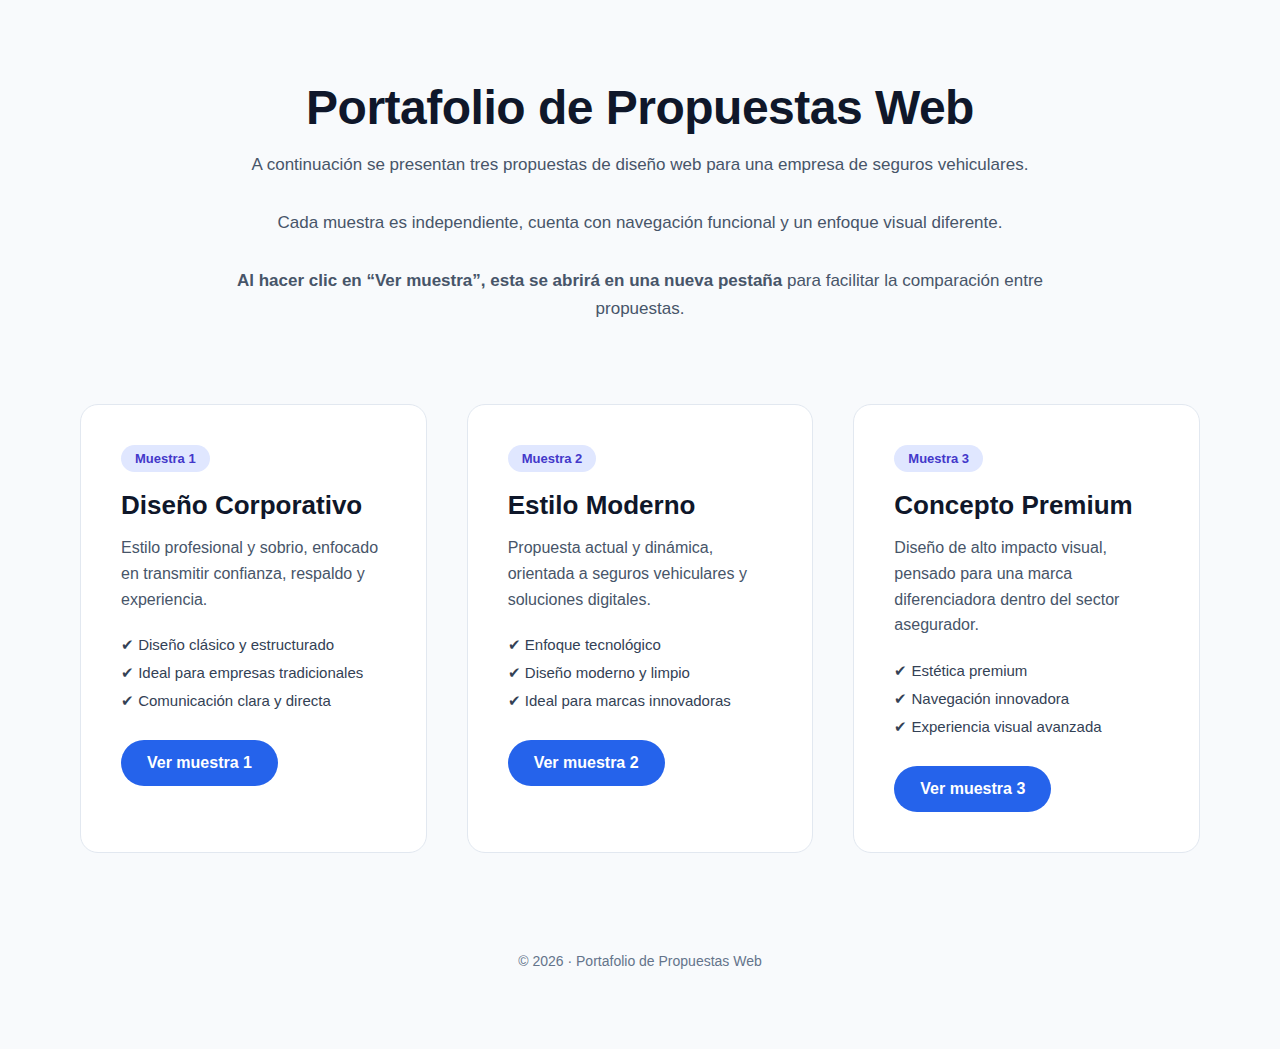
<file: index.html>
<!DOCTYPE html>
<html lang="es">
<head>
  <meta charset="UTF-8">
  <title>Portafolio de Propuestas Web</title>

  <style>
    * {
      margin: 0;
      padding: 0;
      box-sizing: border-box;
      font-family: Inter, Arial, sans-serif;
    }

    body {
      background: #f8fafc;
      color: #0f172a;
    }

    .container {
      max-width: 1200px;
      margin: auto;
      padding: 80px 40px;
    }

    header {
      text-align: center;
      margin-bottom: 80px;
    }

    header h1 {
      font-size: 48px;
      margin-bottom: 16px;
      letter-spacing: -0.5px;
    }

    header p {
      font-size: 17px;
      color: #475569;
      max-width: 820px;
      margin: auto;
      line-height: 1.7;
    }

    .samples {
      display: grid;
      grid-template-columns: repeat(auto-fit, minmax(320px, 1fr));
      gap: 40px;
    }

    .sample-card {
      background: #ffffff;
      border-radius: 18px;
      padding: 40px;
      border: 1px solid #e2e8f0;
      transition: transform 0.3s ease, box-shadow 0.3s ease;
    }

    .sample-card:hover {
      transform: translateY(-8px);
      box-shadow: 0 20px 50px rgba(15, 23, 42, 0.12);
    }

    .sample-card span {
      display: inline-block;
      font-size: 13px;
      font-weight: 600;
      padding: 6px 14px;
      border-radius: 999px;
      margin-bottom: 18px;
      background: #e0e7ff;
      color: #4338ca;
    }

    .sample-card h2 {
      font-size: 26px;
      margin-bottom: 14px;
    }

    .sample-card p {
      font-size: 16px;
      color: #475569;
      line-height: 1.6;
      margin-bottom: 24px;
    }

    .sample-card ul {
      list-style: none;
      margin-bottom: 30px;
    }

    .sample-card ul li {
      font-size: 15px;
      margin-bottom: 10px;
      color: #334155;
    }

    .sample-card a {
      display: inline-block;
      padding: 14px 26px;
      border-radius: 999px;
      text-decoration: none;
      font-weight: 600;
      background: #2563eb;
      color: #ffffff;
      transition: background 0.3s ease;
    }

    .sample-card a:hover {
      background: #1d4ed8;
    }

    footer {
      text-align: center;
      margin-top: 100px;
      font-size: 14px;
      color: #64748b;
    }
  </style>
</head>
<body>

<div class="container">

  <header>
    <h1>Portafolio de Propuestas Web</h1>
    <p>
      A continuación se presentan tres propuestas de diseño web
      para una empresa de seguros vehiculares.
      <br><br>
      Cada muestra es independiente, cuenta con navegación funcional
      y un enfoque visual diferente.
      <br><br>
      <strong>Al hacer clic en “Ver muestra”, esta se abrirá en una nueva pestaña</strong>
      para facilitar la comparación entre propuestas.
    </p>
  </header>

  <section class="samples">

    <!-- MUESTRA 1 -->
    <div class="sample-card">
      <span>Muestra 1</span>
      <h2>Diseño Corporativo</h2>
      <p>
        Estilo profesional y sobrio, enfocado en transmitir
        confianza, respaldo y experiencia.
      </p>

      <ul>
        <li>✔ Diseño clásico y estructurado</li>
        <li>✔ Ideal para empresas tradicionales</li>
        <li>✔ Comunicación clara y directa</li>
      </ul>

      <a href="muestra1/index.html" target="_blank">
        Ver muestra 1
      </a>
    </div>

    <!-- MUESTRA 2 -->
    <div class="sample-card">
      <span>Muestra 2</span>
      <h2>Estilo Moderno</h2>
      <p>
        Propuesta actual y dinámica, orientada a seguros
        vehiculares y soluciones digitales.
      </p>

      <ul>
        <li>✔ Enfoque tecnológico</li>
        <li>✔ Diseño moderno y limpio</li>
        <li>✔ Ideal para marcas innovadoras</li>
      </ul>

      <a href="muestra2/index.html" target="_blank">
        Ver muestra 2
      </a>
    </div>

    <!-- MUESTRA 3 -->
    <div class="sample-card">
      <span>Muestra 3</span>
      <h2>Concepto Premium</h2>
      <p>
        Diseño de alto impacto visual, pensado para una marca
        diferenciadora dentro del sector asegurador.
      </p>

      <ul>
        <li>✔ Estética premium</li>
        <li>✔ Navegación innovadora</li>
        <li>✔ Experiencia visual avanzada</li>
      </ul>

      <a href="muestra3/index.html" target="_blank">
        Ver muestra 3
      </a>
    </div>

  </section>

  <footer>
    © 2026 · Portafolio de Propuestas Web
  </footer>

</div>

</body>
</html>
</file>
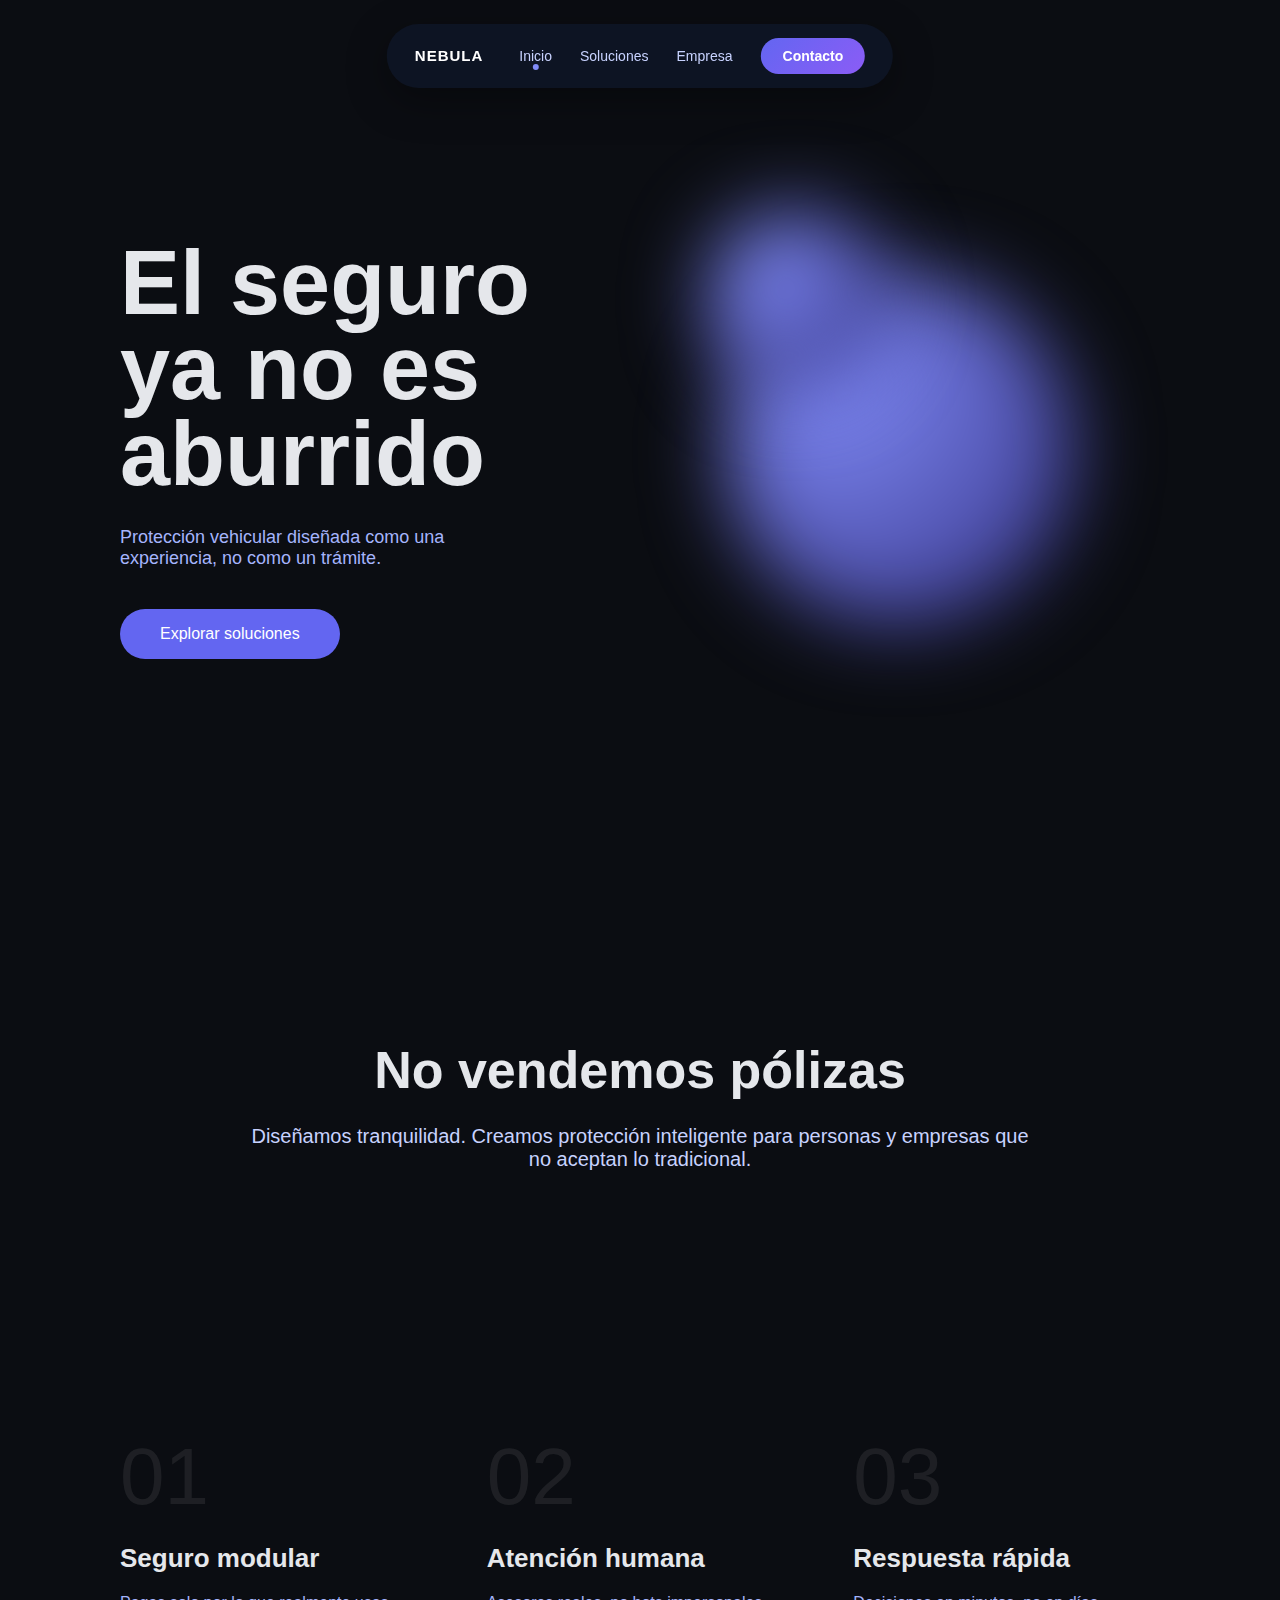
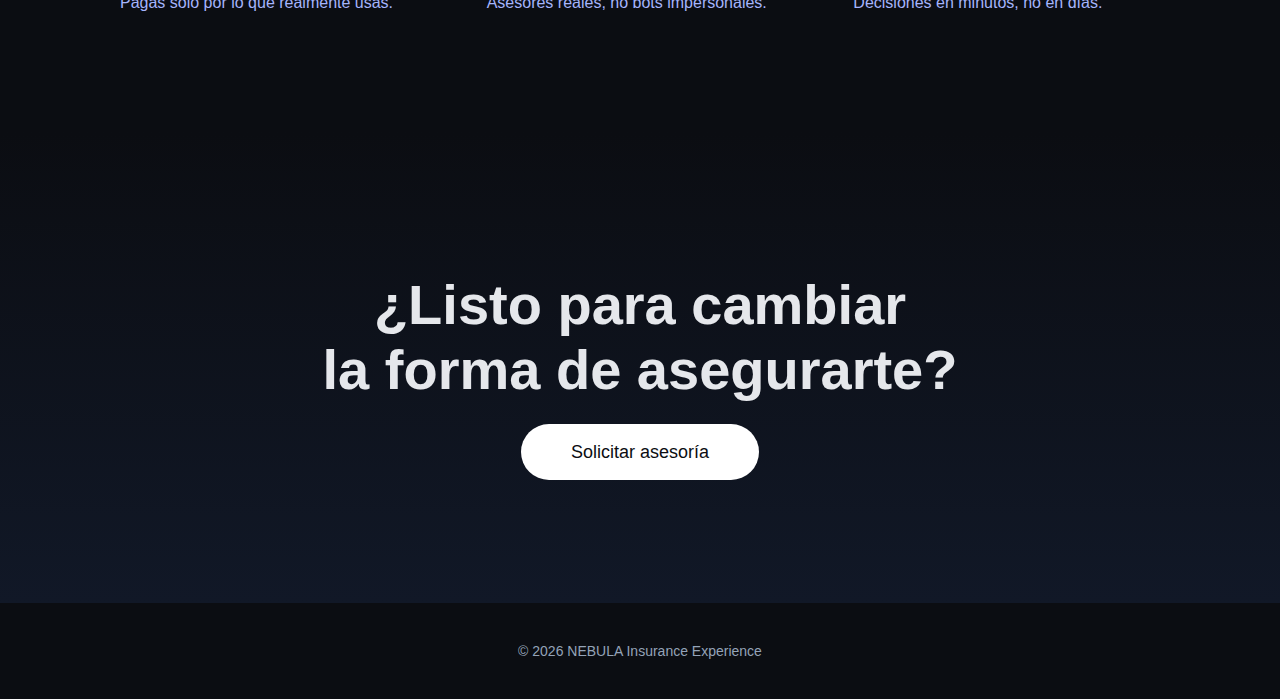
<file: muestra3/index.html>
<!DOCTYPE html>
<html lang="es">
<head>
    <meta charset="UTF-8">
    <title>NEBULA | Insurance Reimagined</title>
    <link rel="stylesheet" href="style.css">
</head>
<body>

<!-- FLOATING MENU -->
<div class="floating-nav">
    <div class="nav-logo">
        <a href="index.html">NEBULA</a>
    </div>

    <div class="nav-links">
        <a href="index.html" class="active">Inicio</a>
        <a href="solutions.html">Soluciones</a>
        <a href="about.html">Empresa</a>
        <a href="contact.html" class="nav-highlight">Contacto</a>
    </div>
</div>


<!-- HERO -->
<section class="hero-neo">
    <div class="hero-text">
        <h1>
            El seguro<br>
            ya no es<br>
            aburrido
        </h1>
        <p>
            Protección vehicular diseñada como una experiencia,
            no como un trámite.
        </p>
        <a href="solutions.html" class="hero-btn">Explorar soluciones</a>
    </div>

    <div class="hero-visual">
        <div class="orb"></div>
        <div class="orb small"></div>
    </div>
</section>

<!-- MANIFEST -->
<section class="manifest">
    <h2>No vendemos pólizas</h2>
    <p>
        Diseñamos tranquilidad. Creamos protección inteligente
        para personas y empresas que no aceptan lo tradicional.
    </p>
</section>

<!-- FEATURES -->
<section class="features-neo">
    <div class="feature">
        <span>01</span>
        <h3>Seguro modular</h3>
        <p>Pagas solo por lo que realmente usas.</p>
    </div>

    <div class="feature">
        <span>02</span>
        <h3>Atención humana</h3>
        <p>Asesores reales, no bots impersonales.</p>
    </div>

    <div class="feature">
        <span>03</span>
        <h3>Respuesta rápida</h3>
        <p>Decisiones en minutos, no en días.</p>
    </div>
</section>

<!-- CTA -->
<section class="cta-neo">
    <h2>
        ¿Listo para cambiar<br>
        la forma de asegurarte?
    </h2>
    <a href="contact.html">Solicitar asesoría</a>
</section>

<footer class="footer-neo">
    © 2026 NEBULA Insurance Experience
</footer>

</body>
</html>
</file>
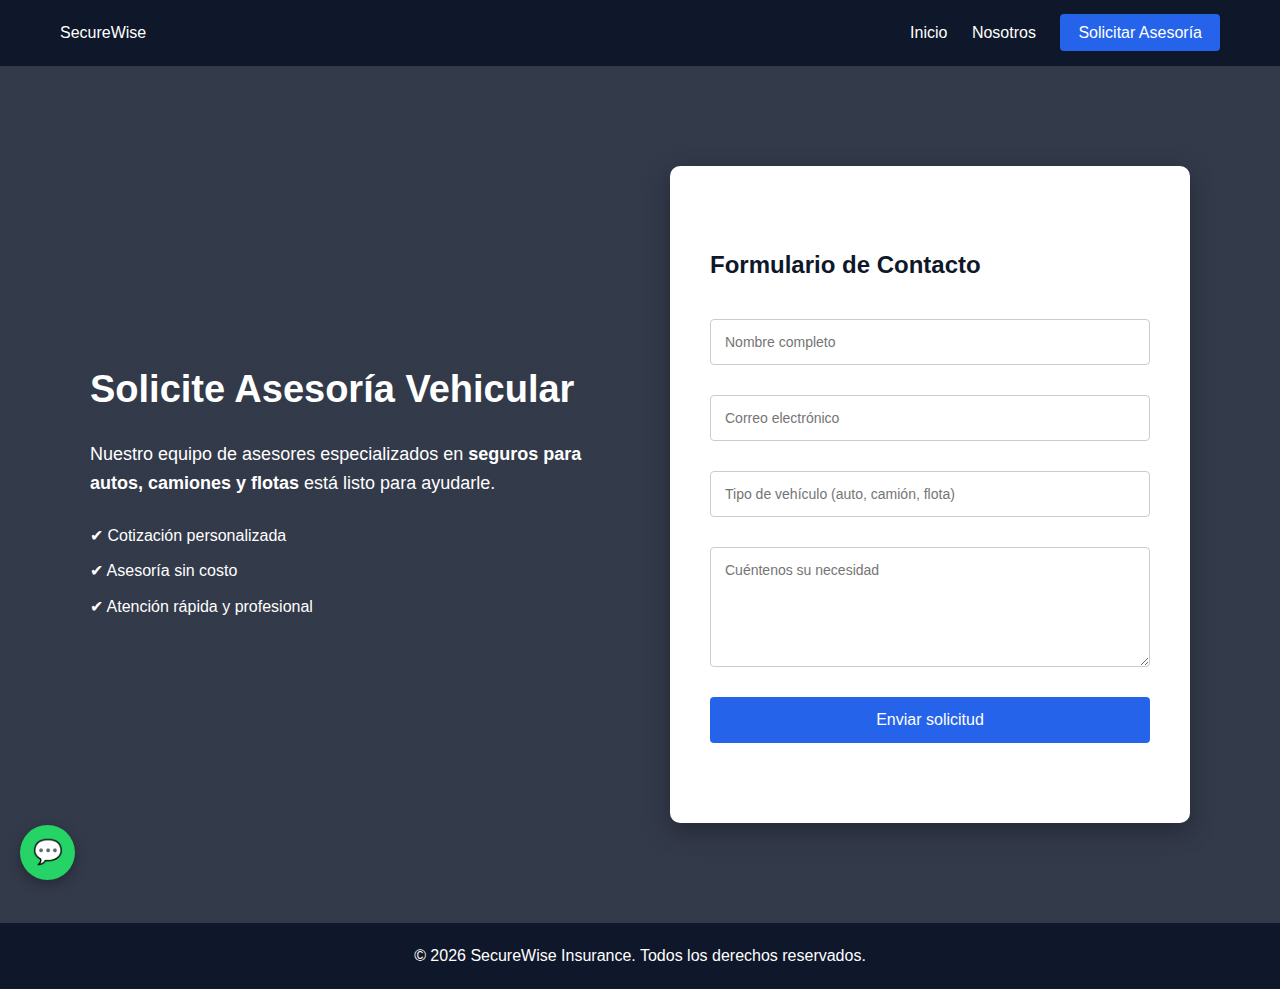
<file: muestra1/contact.html>
<!DOCTYPE html>
<html lang="es">
<head>
    <meta charset="UTF-8">
    <title>SecureWise Insurance | Contacto</title>
    <link rel="stylesheet" href="style.css">
</head>
<body class="contact-page">

<header class="header">
    <div class="logo">SecureWise</div>
    <nav>
        <a href="index.html">Inicio</a>
        <a href="about.html">Nosotros</a>
        <a href="contact.html" class="btn-nav">Solicitar Asesoría</a>
    </nav>
</header>

<!-- CONTACTO -->
<section class="contact-section">
    <div class="contact-container">

        <!-- INFO -->
        <div class="contact-info">
            <h1>Solicite Asesoría Vehicular</h1>
            <p>
                Nuestro equipo de asesores especializados en
                <strong>seguros para autos, camiones y flotas</strong>
                está listo para ayudarle.
            </p>

            <ul>
                <li>✔ Cotización personalizada</li>
                <li>✔ Asesoría sin costo</li>
                <li>✔ Atención rápida y profesional</li>
            </ul>
        </div>

        <!-- FORM -->
        <div class="contact-form-wrapper">
            <form class="contact-form">
                <h2>Formulario de Contacto</h2>

                <input type="text" placeholder="Nombre completo" required>
                <input type="email" placeholder="Correo electrónico" required>
                <input type="text" placeholder="Tipo de vehículo (auto, camión, flota)">
                <textarea placeholder="Cuéntenos su necesidad"></textarea>

                <button type="submit">Enviar solicitud</button>
            </form>
        </div>

    </div>
</section>

<footer class="footer">
    <p>© 2026 SecureWise Insurance. Todos los derechos reservados.</p>
</footer>

<a href="https://wa.me/573001234567" class="whatsapp" target="_blank">💬</a>

</body>
</html>
</file>
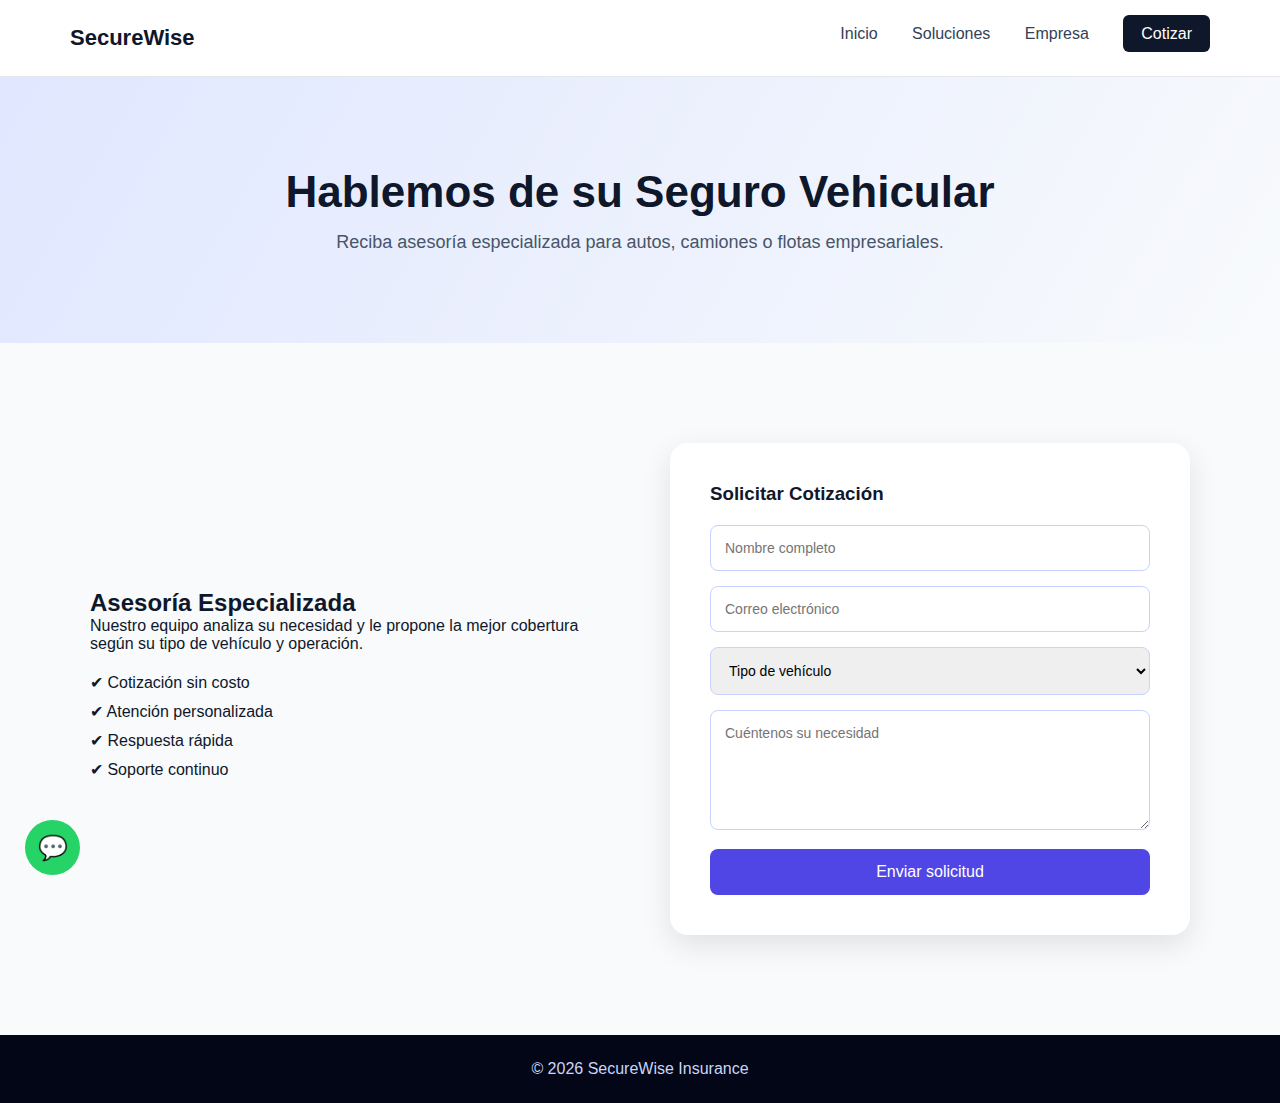
<file: muestra2/contact.html>
<!DOCTYPE html>
<html lang="es">
<head>
    <meta charset="UTF-8">
    <title>SecureWise | Contacto</title>
    <link rel="stylesheet" href="style.css">
</head>
<body>

<header class="header">
    <div class="logo">SecureWise</div>
    <nav>
        <a href="index.html">Inicio</a>
        <a href="solutions.html">Soluciones</a>
        <a href="about.html">Empresa</a>
        <a href="contact.html" class="nav-cta">Cotizar</a>
    </nav>
</header>

<!-- CONTACT HERO -->
<section class="contact-hero">
    <h1>Hablemos de su Seguro Vehicular</h1>
    <p>
        Reciba asesoría especializada para autos,
        camiones o flotas empresariales.
    </p>
</section>

<!-- CONTACT CONTENT -->
<section class="contact-modern">
    <div class="contact-wrapper">

        <!-- INFO -->
        <div class="contact-details">
            <h2>Asesoría Especializada</h2>
            <p>
                Nuestro equipo analiza su necesidad y le propone
                la mejor cobertura según su tipo de vehículo
                y operación.
            </p>

            <ul>
                <li>✔ Cotización sin costo</li>
                <li>✔ Atención personalizada</li>
                <li>✔ Respuesta rápida</li>
                <li>✔ Soporte continuo</li>
            </ul>
        </div>

        <!-- FORM -->
        <div class="contact-card">
            <form class="contact-form">
                <h3>Solicitar Cotización</h3>

                <input type="text" placeholder="Nombre completo" required>
                <input type="email" placeholder="Correo electrónico" required>

                <select required>
                    <option value="">Tipo de vehículo</option>
                    <option>Auto particular</option>
                    <option>Camión</option>
                    <option>Flota empresarial</option>
                </select>

                <textarea placeholder="Cuéntenos su necesidad"></textarea>

                <button type="submit">Enviar solicitud</button>
            </form>
        </div>

    </div>
</section>

<footer class="footer">
    © 2026 SecureWise Insurance
</footer>

<a href="https://wa.me/573001234567" class="whatsapp">💬</a>

</body>
</html>
</file>
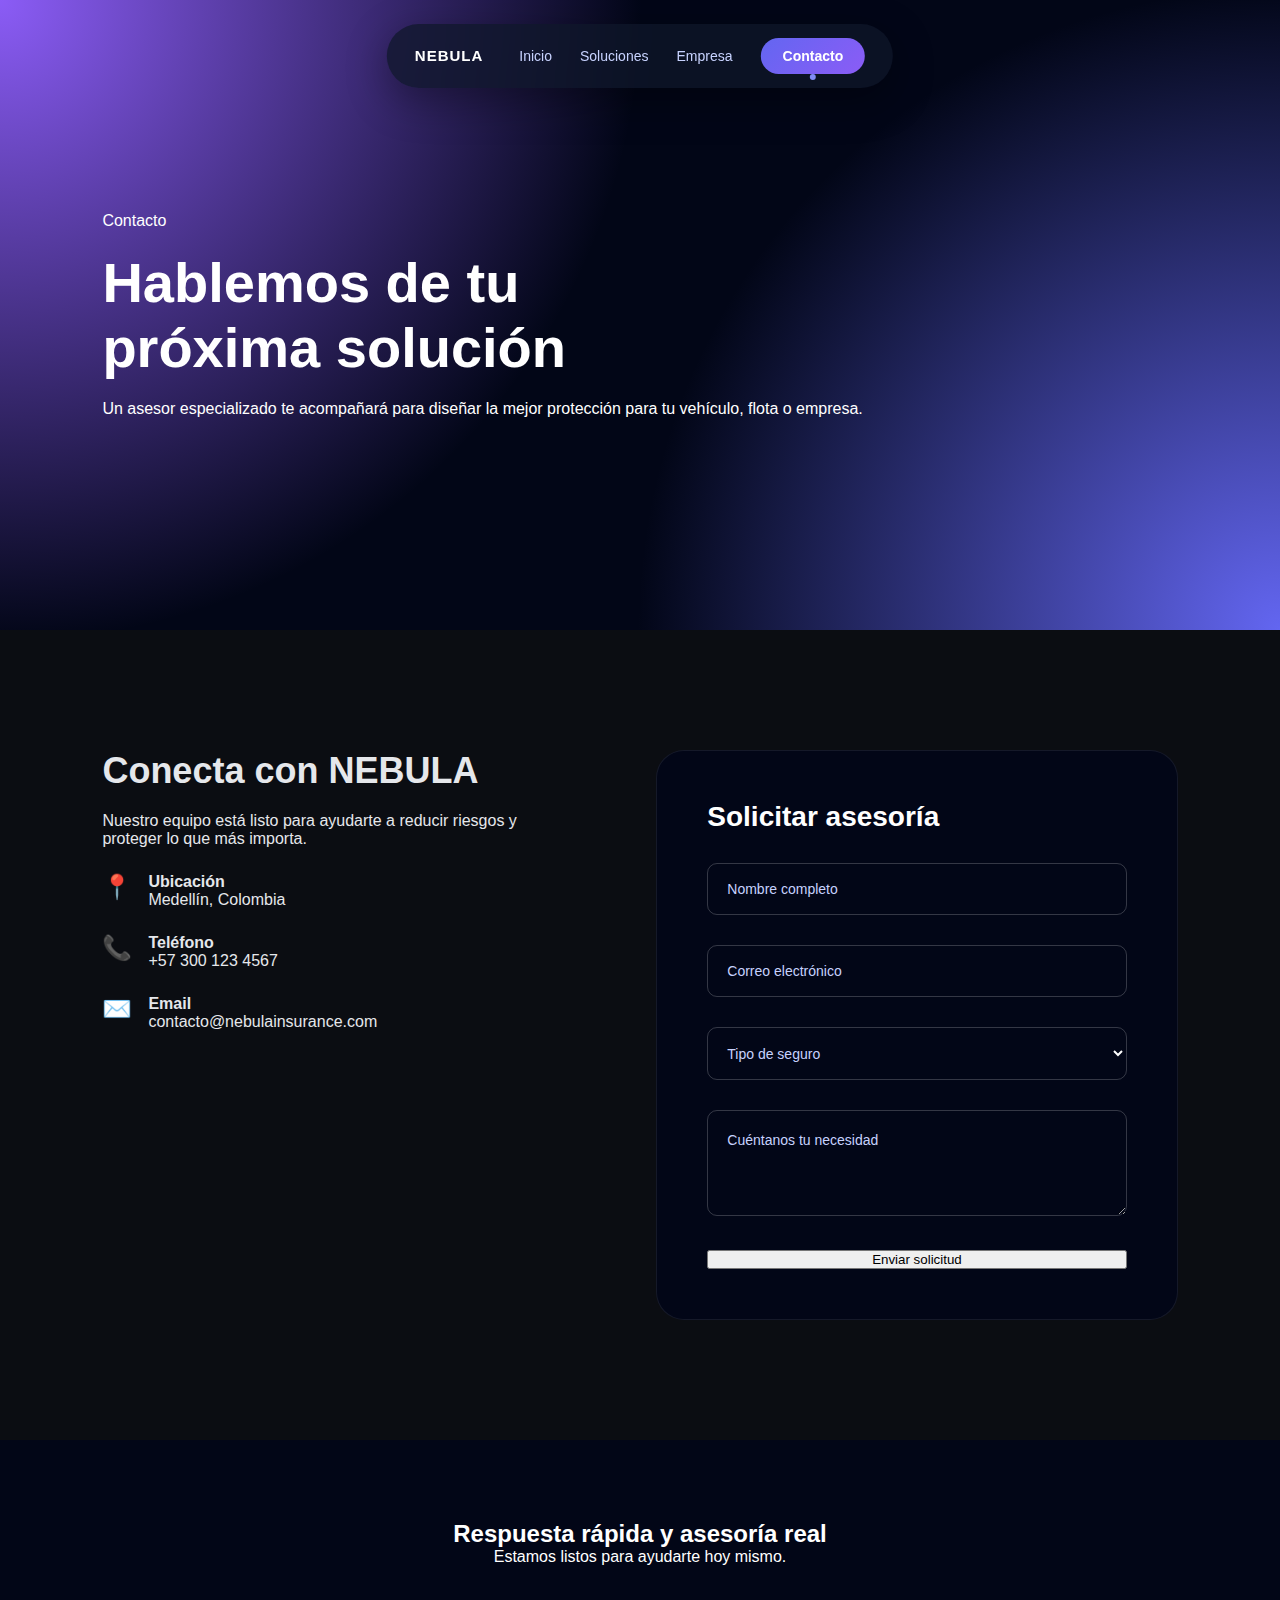
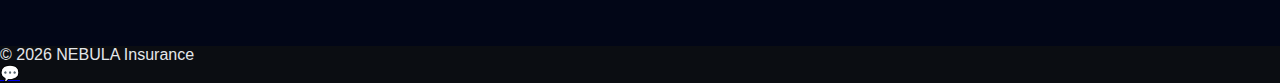
<file: muestra3/contact.html>
<!DOCTYPE html>
<html lang="es">
<head>
    <meta charset="UTF-8">
    <title>NEBULA Insurance | Contacto</title>
    <link rel="stylesheet" href="style.css">
</head>
<body>

<!-- FLOATING NAV -->
<div class="floating-nav">
    <div class="nav-logo">
        <a href="index.html">NEBULA</a>
    </div>
    <div class="nav-links">
        <a href="index.html">Inicio</a>
        <a href="solutions.html">Soluciones</a>
        <a href="about.html">Empresa</a>
        <a href="contact.html" class="nav-highlight active">Contacto</a>
    </div>
</div>

<!-- CONTACT HERO -->
<section class="contact-hero">
    <div class="contact-hero-content">
        <span class="badge">Contacto</span>
        <h1>Hablemos de tu<br>próxima solución</h1>
        <p>
            Un asesor especializado te acompañará para
            diseñar la mejor protección para tu vehículo,
            flota o empresa.
        </p>
    </div>
</section>

<!-- CONTACT GRID -->
<section class="contact-section">
    <div class="contact-grid">

        <!-- INFO -->
        <div class="contact-info">
            <h2>Conecta con NEBULA</h2>

            <p>
                Nuestro equipo está listo para ayudarte a
                reducir riesgos y proteger lo que más importa.
            </p>

            <div class="contact-item">
                <span>📍</span>
                <div>
                    <strong>Ubicación</strong>
                    <p>Medellín, Colombia</p>
                </div>
            </div>

            <div class="contact-item">
                <span>📞</span>
                <div>
                    <strong>Teléfono</strong>
                    <p>+57 300 123 4567</p>
                </div>
            </div>

            <div class="contact-item">
                <span>✉️</span>
                <div>
                    <strong>Email</strong>
                    <p>contacto@nebulainsurance.com</p>
                </div>
            </div>
        </div>

        <!-- FORM -->
        <div class="contact-form-card">
            <h3>Solicitar asesoría</h3>

            <form class="contact-form-modern">
                <div class="form-group">
                    <input type="text" required>
                    <label>Nombre completo</label>
                </div>

                <div class="form-group">
                    <input type="email" required>
                    <label>Correo electrónico</label>
                </div>

                <div class="form-group">
                    <select required>
                        <option value=""></option>
                        <option>Seguro para autos</option>
                        <option>Seguro para camiones</option>
                        <option>Seguro para flotas</option>
                        <option>Otro</option>
                    </select>
                    <label>Tipo de seguro</label>
                </div>

                <div class="form-group">
                    <textarea rows="4" required></textarea>
                    <label>Cuéntanos tu necesidad</label>
                </div>

                <button type="submit" class="btn-main full">
                    Enviar solicitud
                </button>
            </form>
        </div>

    </div>
</section>

<!-- FINAL CTA -->
<section class="contact-final">
    <h2>Respuesta rápida y asesoría real</h2>
    <p>Estamos listos para ayudarte hoy mismo.</p>
</section>

<footer class="footer">
    © 2026 NEBULA Insurance
</footer>

<a href="https://wa.me/573001234567" class="whatsapp">💬</a>

</body>
</html>
</file>
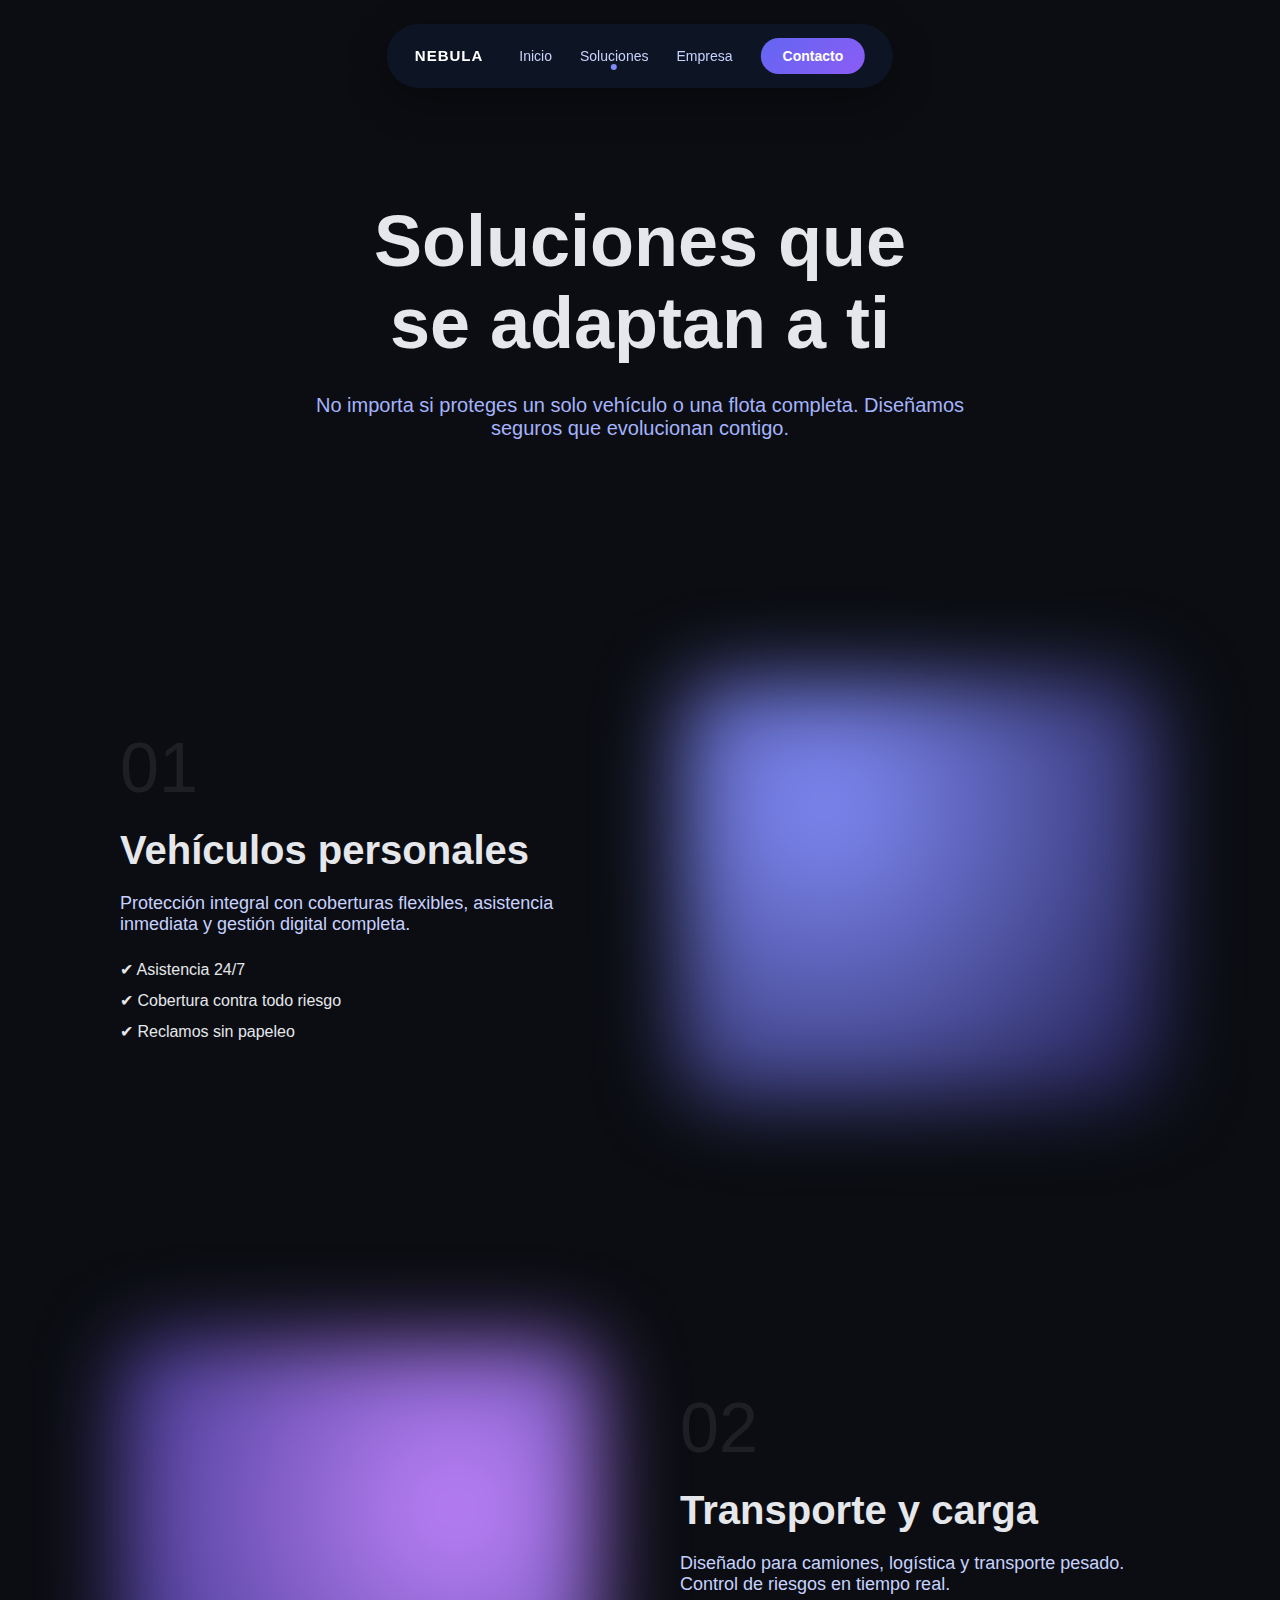
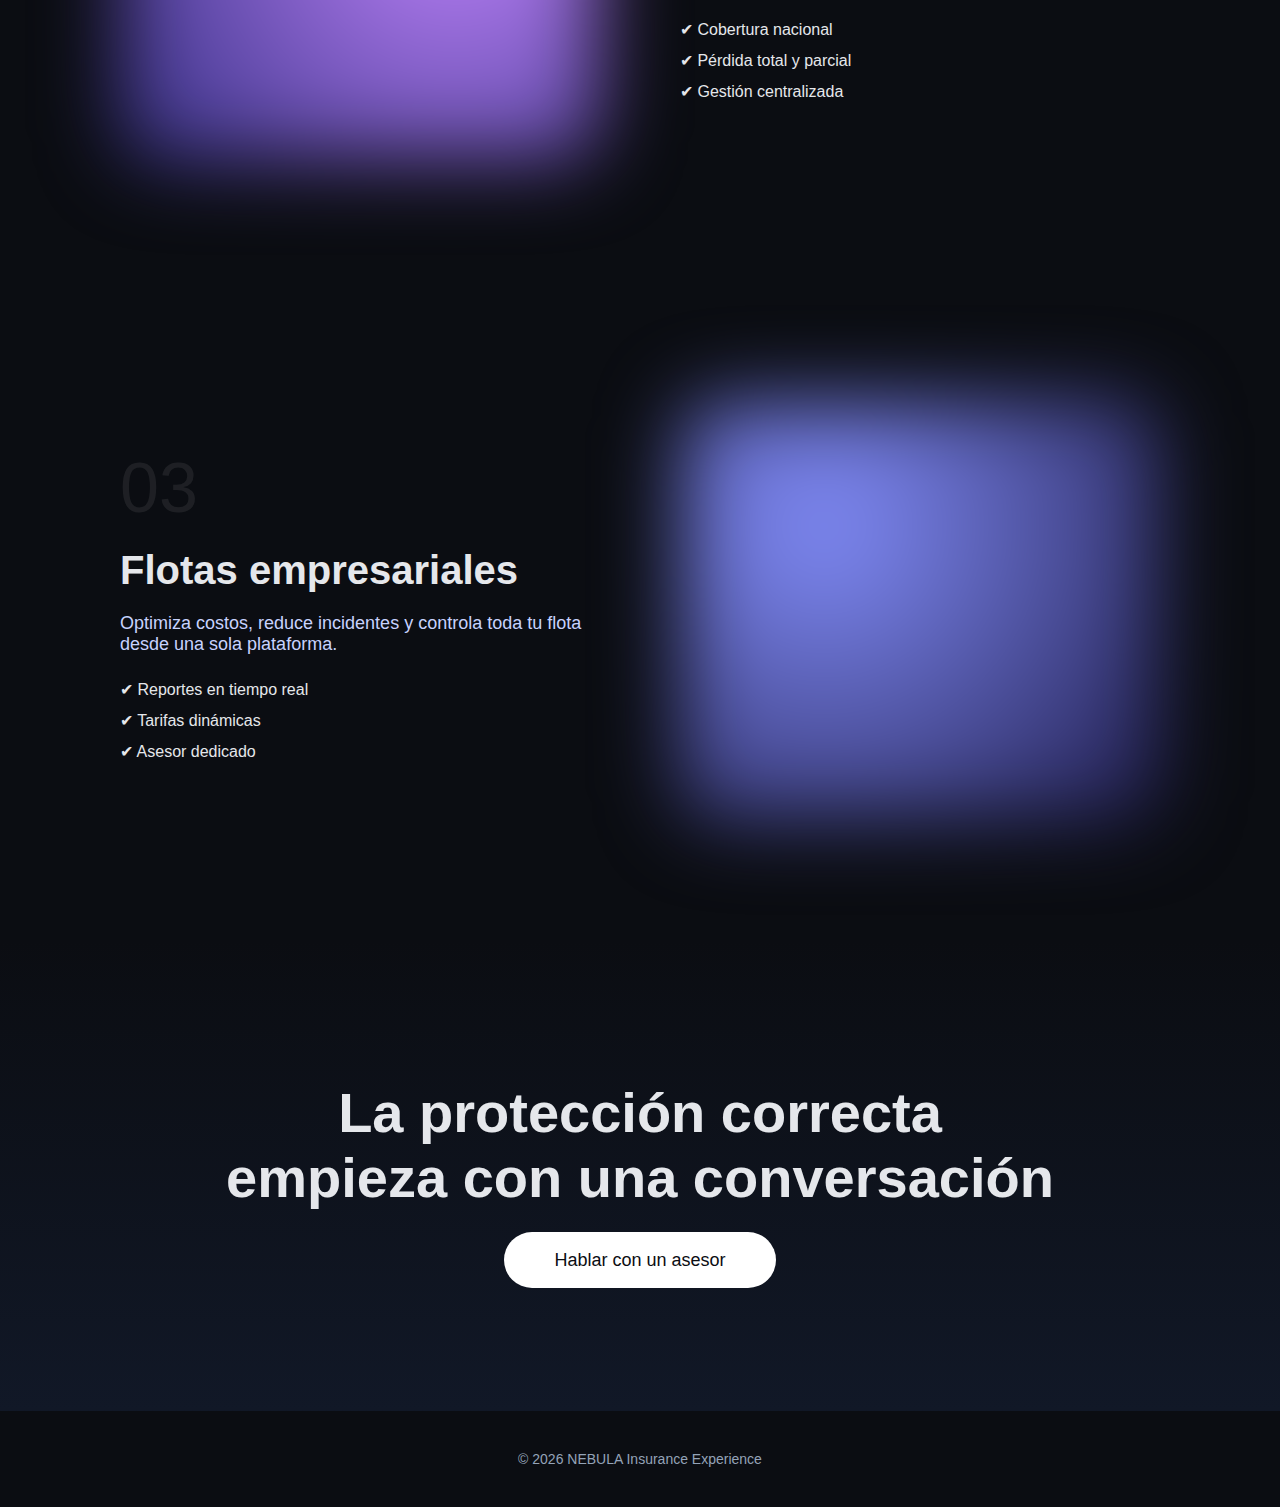
<file: muestra3/solutions.html>
<!DOCTYPE html>
<html lang="es">
<head>
    <meta charset="UTF-8">
    <title>NEBULA | Soluciones</title>
    <link rel="stylesheet" href="style.css">
</head>
<body>

<!-- FLOATING NAV -->
<div class="floating-nav">
    <div class="nav-logo">
        <a href="solutions.html">NEBULA</a>
    </div>

    <div class="nav-links">
        <a href="index.html">Inicio</a>
        <a href="solutions.html" class="active">Soluciones</a>
        <a href="about.html">Empresa</a>
        <a href="contact.html" class="nav-highlight">Contacto</a>
    </div>
</div>

<!-- HERO -->
<section class="solutions-hero">
    <h1>
        Soluciones que<br>
        se adaptan a ti
    </h1>
    <p>
        No importa si proteges un solo vehículo o una flota completa.
        Diseñamos seguros que evolucionan contigo.
    </p>
</section>

<!-- SOLUTION BLOCKS -->
<section class="solution-block">
    <div class="solution-text">
        <span>01</span>
        <h2>Vehículos personales</h2>
        <p>
            Protección integral con coberturas flexibles,
            asistencia inmediata y gestión digital completa.
        </p>
        <ul>
            <li>✔ Asistencia 24/7</li>
            <li>✔ Cobertura contra todo riesgo</li>
            <li>✔ Reclamos sin papeleo</li>
        </ul>
    </div>

    <div class="solution-visual orb-bg"></div>
</section>

<section class="solution-block reverse">
    <div class="solution-text">
        <span>02</span>
        <h2>Transporte y carga</h2>
        <p>
            Diseñado para camiones, logística y transporte pesado.
            Control de riesgos en tiempo real.
        </p>
        <ul>
            <li>✔ Cobertura nacional</li>
            <li>✔ Pérdida total y parcial</li>
            <li>✔ Gestión centralizada</li>
        </ul>
    </div>

    <div class="solution-visual orb-bg alt"></div>
</section>

<section class="solution-block">
    <div class="solution-text">
        <span>03</span>
        <h2>Flotas empresariales</h2>
        <p>
            Optimiza costos, reduce incidentes y controla toda tu flota
            desde una sola plataforma.
        </p>
        <ul>
            <li>✔ Reportes en tiempo real</li>
            <li>✔ Tarifas dinámicas</li>
            <li>✔ Asesor dedicado</li>
        </ul>
    </div>

    <div class="solution-visual orb-bg"></div>
</section>

<!-- CTA -->
<section class="cta-neo">
    <h2>
        La protección correcta<br>
        empieza con una conversación
    </h2>
    <a href="contact.html">Hablar con un asesor</a>
</section>

<footer class="footer-neo">
    © 2026 NEBULA Insurance Experience
</footer>

</body>
</html>
</file>
<file: muestra1/style.css>
* {
    margin: 0;
    padding: 0;
    box-sizing: border-box;
    font-family: Arial, sans-serif;
}

body {
    color: #1f2933;
    line-height: 1.6;
}

.header {
    background: #0f172a;
    color: white;
    display: flex;
    justify-content: space-between;
    padding: 20px 60px;
    align-items: center;
}

.header a {
    color: white;
    margin-left: 20px;
    text-decoration: none;
}

.btn-nav {
    background: #2563eb;
    padding: 10px 18px;
    border-radius: 4px;
}

.hero {
    background: url("https://images.unsplash.com/photo-1507679799987-c73779587ccf") center/cover no-repeat;
    height: 80vh;
    display: flex;
    align-items: center;
    color: white;
}

.hero-small {
    height: 50vh;
}

.hero-content {
    background: rgba(0,0,0,0.55);
    padding: 50px;
    margin-left: 60px;
    max-width: 600px;
}

.btn-primary, .btn-secondary {
    display: inline-block;
    margin-top: 20px;
    background: #2563eb;
    color: white;
    padding: 14px 28px;
    text-decoration: none;
    border-radius: 4px;
}

.services {
    padding: 80px 60px;
    text-align: center;
}

.cards {
    display: flex;
    gap: 30px;
    margin-top: 40px;
}

.card {
    background: #f8fafc;
    padding: 30px;
    border-radius: 8px;
}

.cta {
    background: #1e293b;
    color: white;
    text-align: center;
    padding: 80px 20px;
}

.about {
    padding: 80px 60px;
}

.about-values {
    display: flex;
    gap: 30px;
    margin-top: 40px;
}

.about-grid {
    display: grid;
    grid-template-columns: 1fr 1fr;
    gap: 50px;
    align-items: center;
}

.about-image img {
    width: 100%;
    border-radius: 10px;
}

.mission {
    background: #f8fafc;
    padding: 80px 60px;
    display: flex;
    gap: 30px;
}

.mission-card {
    background: white;
    padding: 40px;
    border-radius: 8px;
    flex: 1;
    box-shadow: 0 4px 12px rgba(0,0,0,0.05);
}

.values {
    padding: 80px 60px;
    text-align: center;
}

.team {
    background: #f1f5f9;
    padding: 80px 60px;
    text-align: center;
}

.team-cards {
    display: flex;
    gap: 30px;
    margin-top: 40px;
}

.team-member {
    background: white;
    padding: 30px;
    border-radius: 8px;
    width: 100%;
    box-shadow: 0 4px 12px rgba(0,0,0,0.06);
}

.team-member img {
    width: 90px;
    height: 90px;
    border-radius: 50%;
    object-fit: cover;
    margin-bottom: 15px;
}

.team-member span {
    color: #2563eb;
    font-weight: bold;
    font-size: 14px;
}

.contact {
    padding: 100px 20px;
    text-align: center;
}

.contact-form {
    max-width: 500px;
    margin: 40px auto;
    display: flex;
    flex-direction: column;
    gap: 15px;
}

.contact-form input,
.contact-form textarea {
    padding: 14px;
    border: 1px solid #ccc;
    border-radius: 4px;
}

.contact-form button {
    background: #2563eb;
    color: white;
    border: none;
    padding: 14px;
    cursor: pointer;
}

.footer {
    background: #0f172a;
    color: white;
    text-align: center;
    padding: 20px;
}

.whatsapp {
    position: fixed;
    bottom: 20px;
    left: 20px;
    background: #25d366;
    color: white;
    padding: 15px;
    border-radius: 50%;
    text-decoration: none;
    font-size: 20px;
}

.card img {
    width: 100%;
    height: 190px;
    object-fit: cover;
    border-radius: 6px;
    margin-bottom: 15px;
}


.testimonials {
    background: #f1f5f9;
    padding: 80px 60px;
    text-align: center;
}

.testimonial-cards {
    display: flex;
    gap: 30px;
    margin-top: 40px;
}

.testimonial {
    background: white;
    padding: 30px;
    border-radius: 8px;
    text-align: center;
    box-shadow: 0 4px 12px rgba(0,0,0,0.06);
}

.testimonial img {
    width: 70px;
    height: 70px;
    border-radius: 50%;
    object-fit: cover;
    margin-bottom: 15px;
}

.testimonial p {
    font-style: italic;
    margin-bottom: 12px;
}



.testimonial span {
    font-weight: bold;
    color: #2563eb;
}

.whatsapp {
    position: fixed;
    bottom: 20px;
    left: 20px;
    background: #25d366;
    color: white;
    width: 55px;
    height: 55px;
    display: flex;
    align-items: center;
    justify-content: center;
    border-radius: 50%;
    text-decoration: none;
    font-size: 24px;
    box-shadow: 0 4px 12px rgba(0,0,0,0.3);
    z-index: 1000;
}

.contact-page {
    min-height: 100vh;
    display: flex;
    flex-direction: column;
}

.contact-section {
    flex: 1;
}

.contact-section {
    background: linear-gradient(
            rgba(15, 23, 42, 0.85),
            rgba(15, 23, 42, 0.85)
    ),
    url("https://images.unsplash.com/photo-1502877338535-766e1452684a") center/cover no-repeat;
    padding: 100px 60px;
    color: white;
}

.contact-container {
    max-width: 1100px;
    margin: auto;
    display: grid;
    grid-template-columns: 1fr 1fr;
    gap: 60px;
    align-items: center;
}

.contact-info h1 {
    font-size: 38px;
    margin-bottom: 20px;
}

.contact-info p {
    font-size: 18px;
    margin-bottom: 25px;
}

.contact-info ul {
    list-style: none;
}

.contact-info li {
    margin-bottom: 10px;
    font-size: 16px;
}

.contact-form-wrapper {
    background: white;
    padding: 40px;
    border-radius: 10px;
    box-shadow: 0 8px 25px rgba(0,0,0,0.3);
}

.contact-form h2 {
    margin-bottom: 20px;
    color: #0f172a;
}

.contact-form input,
.contact-form textarea {
    width: 100%;
    padding: 14px;
    margin-bottom: 15px;
    border: 1px solid #ccc;
    border-radius: 4px;
    font-size: 14px;
}

.contact-form textarea {
    min-height: 120px;
}

.contact-form button {
    width: 100%;
    background: #2563eb;
    color: white;
    border: none;
    padding: 14px;
    font-size: 16px;
    cursor: pointer;
    border-radius: 4px;
}
</file>
<file: muestra2/style.css>
* {
    margin: 0;
    padding: 0;
    box-sizing: border-box;
    font-family: Inter, Arial, sans-serif;
}

body {
    background: #f8fafc;
    color: #0f172a;
}

/* HEADER */
.header {
    display: flex;
    justify-content: space-between;
    padding: 25px 70px;
    background: white;
    border-bottom: 1px solid #e5e7eb;
}

.logo {
    font-weight: 700;
    font-size: 22px;
}

.header nav a {
    margin-left: 30px;
    text-decoration: none;
    color: #334155;
}

.nav-cta {
    background: #0f172a;
    color: white !important;
    padding: 10px 18px;
    border-radius: 6px;
}

/* HERO SPLIT */
.hero-split {
    display: grid;
    grid-template-columns: 1.1fr 0.9fr;
    gap: 60px;
    padding: 90px 70px;
    align-items: center;
}

.hero-text h1 {
    font-size: 48px;
    line-height: 1.2;
    margin: 20px 0;
}

.hero-text p {
    font-size: 18px;
    color: #475569;
    max-width: 520px;
}

.badge {
    display: inline-block;
    background: #e0e7ff;
    color: #3730a3;
    padding: 6px 14px;
    border-radius: 20px;
    font-size: 14px;
}

.hero-actions {
    margin-top: 30px;
}

.btn-main {
    background: #4f46e5;
    color: white;
    padding: 14px 28px;
    border-radius: 6px;
    text-decoration: none;
    margin-right: 15px;
}

.btn-outline {
    border: 1px solid #4f46e5;
    color: #4f46e5;
    padding: 14px 28px;
    border-radius: 6px;
    text-decoration: none;
}

.hero-image img {
    width: 100%;
    border-radius: 18px;
}

/* FEATURES */
.features {
    padding: 100px 70px;
    background: white;
}

.features h2 {
    font-size: 36px;
    margin-bottom: 60px;
}

.feature-grid {
    display: grid;
    grid-template-columns: repeat(3, 1fr);
    gap: 40px;
}

.feature span {
    font-size: 42px;
    font-weight: bold;
    color: #c7d2fe;
}

.feature h3 {
    margin: 15px 0;
}

/* STATS */
.stats {
    display: flex;
    justify-content: space-around;
    padding: 80px 40px;
    background: #0f172a;
    color: white;
}

.stat h3 {
    font-size: 42px;
}

/* CTA */
.cta-modern {
    padding: 100px 20px;
    text-align: center;
    background: linear-gradient(135deg, #4f46e5, #6366f1);
    color: white;
}

.cta-modern p {
    margin: 15px 0 30px;
}

/* FOOTER */
.footer {
    text-align: center;
    padding: 25px;
    background: #020617;
    color: #cbd5f5;
}

/* WHATSAPP */
.whatsapp {
    position: fixed;
    bottom: 25px;
    left: 25px;
    background: #25d366;
    width: 55px;
    height: 55px;
    border-radius: 50%;
    display: flex;
    align-items: center;
    justify-content: center;
    font-size: 24px;
    color: white;
    text-decoration: none;
}

/* SOLUTIONS HERO */
.solutions-hero {
    padding: 90px 20px;
    text-align: center;
    background: #eef2ff;
}

.solutions-hero h1 {
    font-size: 44px;
    margin-bottom: 15px;
}

.solutions-hero p {
    font-size: 18px;
    color: #475569;
}

/* SOLUTIONS */
.solutions {
    padding: 100px 70px;
    background: white;
}

.solution {
    display: grid;
    grid-template-columns: 1fr 1fr;
    gap: 60px;
    align-items: center;
    margin-bottom: 100px;
}

.solution.reverse {
    direction: rtl;
}

.solution.reverse * {
    direction: ltr;
}

.solution-text h2 {
    font-size: 34px;
    margin: 15px 0;
}

.solution-text p {
    color: #475569;
    margin-bottom: 20px;
}

.solution-text ul {
    list-style: none;
}

.solution-text li {
    margin-bottom: 10px;
    font-size: 16px;
}

.solution-image img {
    width: 100%;
    border-radius: 20px;
}

/* TAG */
.tag {
    display: inline-block;
    background: #c7d2fe;
    color: #3730a3;
    padding: 6px 14px;
    border-radius: 20px;
    font-size: 14px;
}

/* ABOUT HERO */
.about-hero {
    padding: 100px 20px;
    text-align: center;
    background: linear-gradient(120deg, #eef2ff, #f8fafc);
}

.about-hero h1 {
    font-size: 48px;
    margin-bottom: 15px;
}

.about-hero p {
    font-size: 18px;
    color: #475569;
}

/* ABOUT SECTION */
.about-section {
    padding: 100px 70px;
}

.about-grid {
    display: grid;
    grid-template-columns: 1fr 1fr;
    gap: 60px;
    align-items: center;
}

.about-image img {
    width: 100%;
    border-radius: 18px;
}

/* MISSION */
.mission {
    background: #0f172a;
    color: white;
    padding: 90px 70px;
    display: grid;
    grid-template-columns: repeat(3, 1fr);
    gap: 40px;
}

.mission-card h3 {
    margin-bottom: 10px;
}

/* DIFFERENTIALS */
.differentials {
    padding: 100px 70px;
    text-align: center;
}

.diff-grid {
    display: grid;
    grid-template-columns: repeat(4, 1fr);
    gap: 40px;
    margin-top: 50px;
}

.diff span {
    font-size: 32px;
}

/* TEAM */
.team {
    background: #f8fafc;
    padding: 100px 70px;
    text-align: center;
}

.team-grid {
    display: grid;
    grid-template-columns: repeat(3, 1fr);
    gap: 40px;
    margin-top: 50px;
}

.member img {
    width: 120px;
    height: 120px;
    border-radius: 50%;
    object-fit: cover;
    margin-bottom: 15px;
}

.member span {
    color: #475569;
    font-size: 14px;
}

/* CONTACT HERO */
.contact-hero {
    padding: 90px 20px;
    text-align: center;
    background: linear-gradient(120deg, #e0e7ff, #f8fafc);
}

.contact-hero h1 {
    font-size: 44px;
    margin-bottom: 15px;
}

.contact-hero p {
    font-size: 18px;
    color: #475569;
}

/* CONTACT MODERN */
.contact-modern {
    padding: 100px 70px;
}

.contact-wrapper {
    max-width: 1100px;
    margin: auto;
    display: grid;
    grid-template-columns: 1fr 1fr;
    gap: 60px;
    align-items: center;
}

/* DETAILS */
.contact-details ul {
    list-style: none;
    margin-top: 20px;
}

.contact-details li {
    margin-bottom: 10px;
}

/* FORM CARD */
.contact-card {
    background: white;
    padding: 40px;
    border-radius: 18px;
    box-shadow: 0 10px 30px rgba(0,0,0,0.1);
}

.contact-form h3 {
    margin-bottom: 20px;
}

.contact-form input,
.contact-form select,
.contact-form textarea {
    width: 100%;
    padding: 14px;
    margin-bottom: 15px;
    border: 1px solid #c7d2fe;
    border-radius: 8px;
    font-size: 14px;
}

.contact-form textarea {
    min-height: 120px;
}

.contact-form button {
    width: 100%;
    background: #4f46e5;
    color: white;
    border: none;
    padding: 14px;
    font-size: 16px;
    cursor: pointer;
    border-radius: 8px;
}
</file>
<file: muestra3/style.css>
/* RESET */
* {
    margin: 0;
    padding: 0;
    box-sizing: border-box;
    font-family: 'Inter', sans-serif;
}

body {
    background: #0b0d12;
    color: #e5e7eb;
}

/* FLOATING NAV */
.floating-nav {
    position: fixed;
    top: 30px;
    left: 50%;
    transform: translateX(-50%);
    background: rgba(255,255,255,0.05);
    backdrop-filter: blur(10px);
    padding: 14px 30px;
    border-radius: 40px;
    display: flex;
    gap: 25px;
    align-items: center;
    z-index: 100;
}

.floating-nav span {
    font-weight: 700;
    letter-spacing: 2px;
}

.floating-nav a {
    color: #c7d2fe;
    text-decoration: none;
    font-size: 14px;
}

.nav-highlight {
    color: #fff;
}

/* HERO */
.hero-neo {
    min-height: 100vh;
    display: grid;
    grid-template-columns: 1fr 1fr;
    padding: 120px;
    align-items: center;
}

.hero-text h1 {
    font-size: 90px;
    line-height: 0.95;
    margin-bottom: 30px;
}

.hero-text p {
    font-size: 18px;
    color: #a5b4fc;
    max-width: 420px;
    margin-bottom: 40px;
}

.hero-btn {
    display: inline-block;
    padding: 16px 40px;
    border-radius: 40px;
    background: #6366f1;
    color: white;
    text-decoration: none;
    font-size: 16px;
}

/* VISUAL */
.hero-visual {
    position: relative;
    height: 500px;
}

.orb {
    width: 350px;
    height: 350px;
    background: radial-gradient(circle at 30% 30%, #818cf8, #312e81);
    border-radius: 50%;
    position: absolute;
    top: 50%;
    left: 50%;
    transform: translate(-50%, -50%);
    filter: blur(40px);
}

.orb.small {
    width: 180px;
    height: 180px;
    top: 20%;
    left: 30%;
}

/* MANIFEST */
.manifest {
    padding: 140px 120px;
    text-align: center;
}

.manifest h2 {
    font-size: 52px;
    margin-bottom: 25px;
}

.manifest p {
    font-size: 20px;
    color: #c7d2fe;
    max-width: 800px;
    margin: auto;
}

/* FEATURES */
.features-neo {
    padding: 120px;
    display: grid;
    grid-template-columns: repeat(3, 1fr);
    gap: 60px;
}

.feature span {
    font-size: 80px;
    color: rgba(255,255,255,0.08);
}

.feature h3 {
    font-size: 26px;
    margin: 20px 0;
}

.feature p {
    color: #a5b4fc;
}

/* CTA */
.cta-neo {
    padding: 140px;
    text-align: center;
    background: linear-gradient(180deg, #0b0d12, #111827);
}

.cta-neo h2 {
    font-size: 56px;
    margin-bottom: 40px;
}

.cta-neo a {
    padding: 18px 50px;
    background: white;
    color: #0b0d12;
    text-decoration: none;
    border-radius: 50px;
    font-size: 18px;
}

/* FOOTER */
.footer-neo {
    padding: 40px;
    text-align: center;
    font-size: 14px;
    color: #94a3b8;
}

/* SOLUTIONS HERO */
.solutions-hero {
    padding: 200px 120px 120px;
    text-align: center;
}

.solutions-hero h1 {
    font-size: 72px;
    margin-bottom: 30px;
}

.solutions-hero p {
    max-width: 700px;
    margin: auto;
    font-size: 20px;
    color: #a5b4fc;
}

/* SOLUTION BLOCKS */
.solution-block {
    padding: 120px;
    display: grid;
    grid-template-columns: 1fr 1fr;
    gap: 80px;
    align-items: center;
}

.solution-block.reverse {
    direction: rtl;
}

.solution-block.reverse * {
    direction: ltr;
}

.solution-text span {
    font-size: 70px;
    color: rgba(255,255,255,0.08);
}

.solution-text h2 {
    font-size: 40px;
    margin: 20px 0;
}

.solution-text p {
    font-size: 18px;
    color: #c7d2fe;
    margin-bottom: 25px;
}

.solution-text ul {
    list-style: none;
}

.solution-text li {
    margin-bottom: 12px;
    color: #e5e7eb;
}

/* VISUAL ORBS */
.solution-visual {
    height: 420px;
    position: relative;
}

.orb-bg::before {
    content: '';
    position: absolute;
    inset: 0;
    background: radial-gradient(circle at 30% 30%, #818cf8, #1e1b4b);
    border-radius: 40px;
    filter: blur(40px);
}

.orb-bg.alt::before {
    background: radial-gradient(circle at 70% 40%, #c084fc, #312e81);
}

.floating-nav {
    position: fixed;
    top: 24px;
    left: 50%;
    transform: translateX(-50%);
    background: rgba(15, 23, 42, 0.75);
    backdrop-filter: blur(14px);
    padding: 14px 28px;
    border-radius: 999px;
    display: flex;
    align-items: center;
    gap: 36px;
    z-index: 1000;
    box-shadow: 0 12px 40px rgba(0,0,0,0.35);
}

.nav-logo a {
    font-weight: 800;
    letter-spacing: 1px;
    color: #fff;
    text-decoration: none;
    font-size: 15px;
}

.nav-links {
    display: flex;
    gap: 28px;
    align-items: center;
}

.nav-links a {
    color: #c7d2fe;
    text-decoration: none;
    font-size: 14px;
    position: relative;
}

.nav-links a:hover {
    color: #fff;
}

.nav-links a.active::after {
    content: "";
    position: absolute;
    bottom: -6px;
    left: 50%;
    width: 6px;
    height: 6px;
    background: #818cf8;
    border-radius: 50%;
    transform: translateX(-50%);
}

.nav-highlight {
    padding: 10px 22px;
    border-radius: 999px;
    background: linear-gradient(135deg, #6366f1, #8b5cf6);
    color: #fff !important;
    font-weight: 600;
}

/* ABOUT HERO */
.about-hero {
    min-height: 85vh;
    display: flex;
    align-items: center;
    padding: 0 8%;
    background:
            radial-gradient(circle at top right, #6366f1, transparent 50%),
            radial-gradient(circle at bottom left, #8b5cf6, transparent 50%),
            #020617;
    color: white;
}

.about-hero-content {
    max-width: 720px;
}

.about-hero h1 {
    font-size: 56px;
    margin: 20px 0;
    line-height: 1.1;
}

/* STORY */
.about-story {
    display: grid;
    grid-template-columns: 1.1fr 0.9fr;
    gap: 80px;
    padding: 120px 8%;
    align-items: center;
}

.story-text h2 {
    font-size: 36px;
    margin-bottom: 20px;
}

.story-image img {
    width: 100%;
    border-radius: 24px;
}

/* VALUES */
.about-values {
    padding: 120px 8%;
    background: #020617;
    color: white;
    text-align: center;
}

.values-grid {
    display: grid;
    grid-template-columns: repeat(3, 1fr);
    gap: 40px;
    margin-top: 60px;
}

.value-card {
    background: rgba(255,255,255,0.04);
    border-radius: 24px;
    padding: 40px;
    border: 1px solid rgba(255,255,255,0.08);
}

/* TEAM */
.about-team {
    padding: 120px 8%;
    text-align: center;
}

.team-grid {
    display: grid;
    grid-template-columns: repeat(3, 1fr);
    gap: 40px;
    margin-top: 60px;
}

.team-card {
    background: #020617;
    color: white;
    border-radius: 24px;
    padding: 40px 20px;
}

.team-card img {
    width: 110px;
    height: 110px;
    border-radius: 50%;
    object-fit: cover;
    margin-bottom: 20px;
}

/* CTA */
.about-cta {
    padding: 120px 8%;
    text-align: center;
    background: linear-gradient(135deg, #6366f1, #8b5cf6);
    color: white;
}

/* CONTACT HERO */
.contact-hero {
    min-height: 70vh;
    display: flex;
    align-items: center;
    padding: 0 8%;
    background:
            radial-gradient(circle at top left, #8b5cf6, transparent 45%),
            radial-gradient(circle at bottom right, #6366f1, transparent 45%),
            #020617;
    color: white;
}

.contact-hero h1 {
    font-size: 56px;
    margin: 20px 0;
}

/* CONTACT SECTION */
.contact-section {
    padding: 120px 8%;
}

.contact-grid {
    display: grid;
    grid-template-columns: 1fr 1.1fr;
    gap: 80px;
    align-items: start;
}

/* INFO */
.contact-info h2 {
    font-size: 36px;
    margin-bottom: 20px;
}

.contact-item {
    display: flex;
    gap: 16px;
    margin-top: 25px;
    align-items: flex-start;
}

.contact-item span {
    font-size: 24px;
}

/* FORM CARD */
.contact-form-card {
    background: #020617;
    color: white;
    padding: 50px;
    border-radius: 28px;
    border: 1px solid rgba(255,255,255,0.08);
}

.contact-form-card h3 {
    font-size: 28px;
    margin-bottom: 30px;
}

/* FORM */
.contact-form-modern {
    display: flex;
    flex-direction: column;
    gap: 30px;
}

.form-group {
    position: relative;
}

.form-group input,
.form-group textarea,
.form-group select {
    width: 100%;
    padding: 16px 14px;
    background: transparent;
    border: 1px solid rgba(255,255,255,0.2);
    border-radius: 10px;
    color: white;
    font-size: 16px;
    outline: none;
}

.form-group label {
    position: absolute;
    left: 14px;
    top: 50%;
    transform: translateY(-50%);
    font-size: 14px;
    color: #c7d2fe;
    pointer-events: none;
    transition: 0.3s ease;
    background: #020617;
    padding: 0 6px;
}

.form-group textarea + label {
    top: 22px;
    transform: none;
}

.form-group input:focus + label,
.form-group input:valid + label,
.form-group textarea:focus + label,
.form-group textarea:valid + label,
.form-group select:focus + label,
.form-group select:valid + label {
    top: -8px;
    font-size: 12px;
    color: #a5b4fc;
}

/* FINAL */
.contact-final {
    padding: 80px 8%;
    text-align: center;
    background: #020617;
    color: white;
}
</file>
